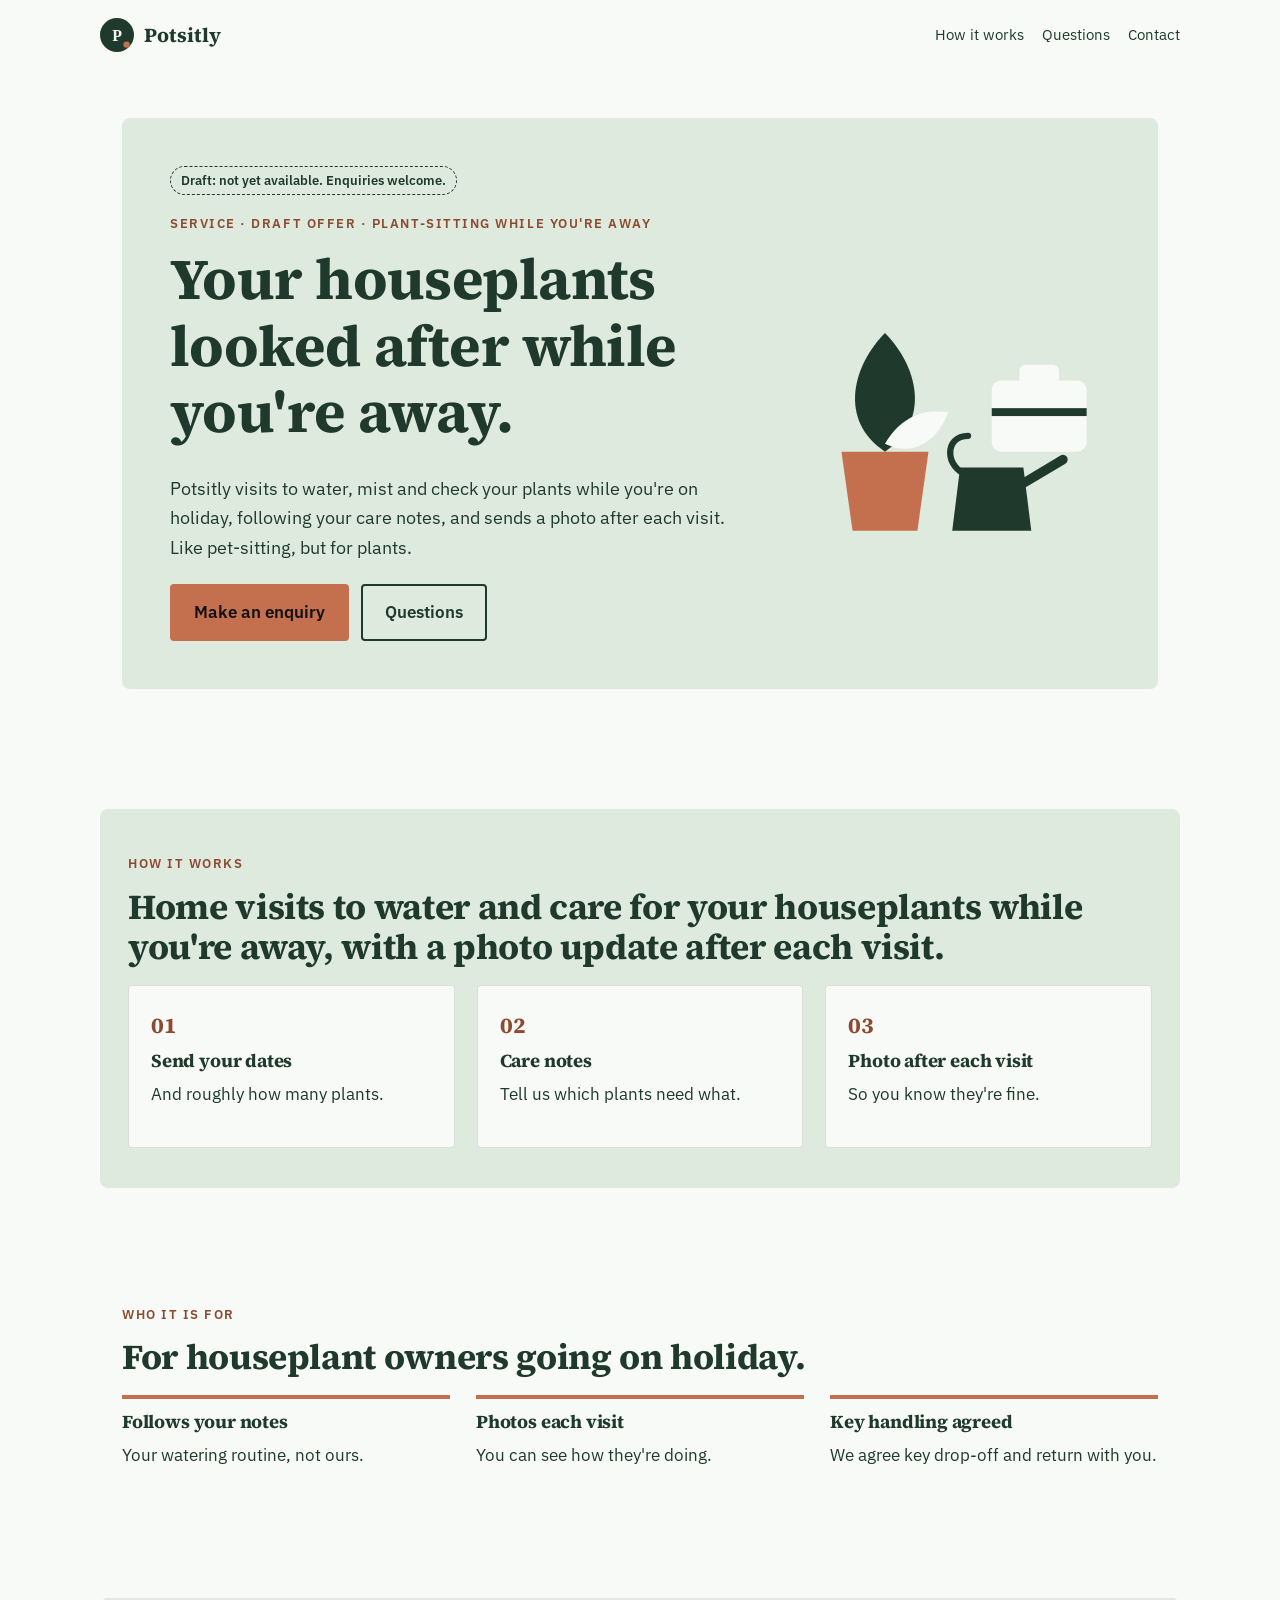
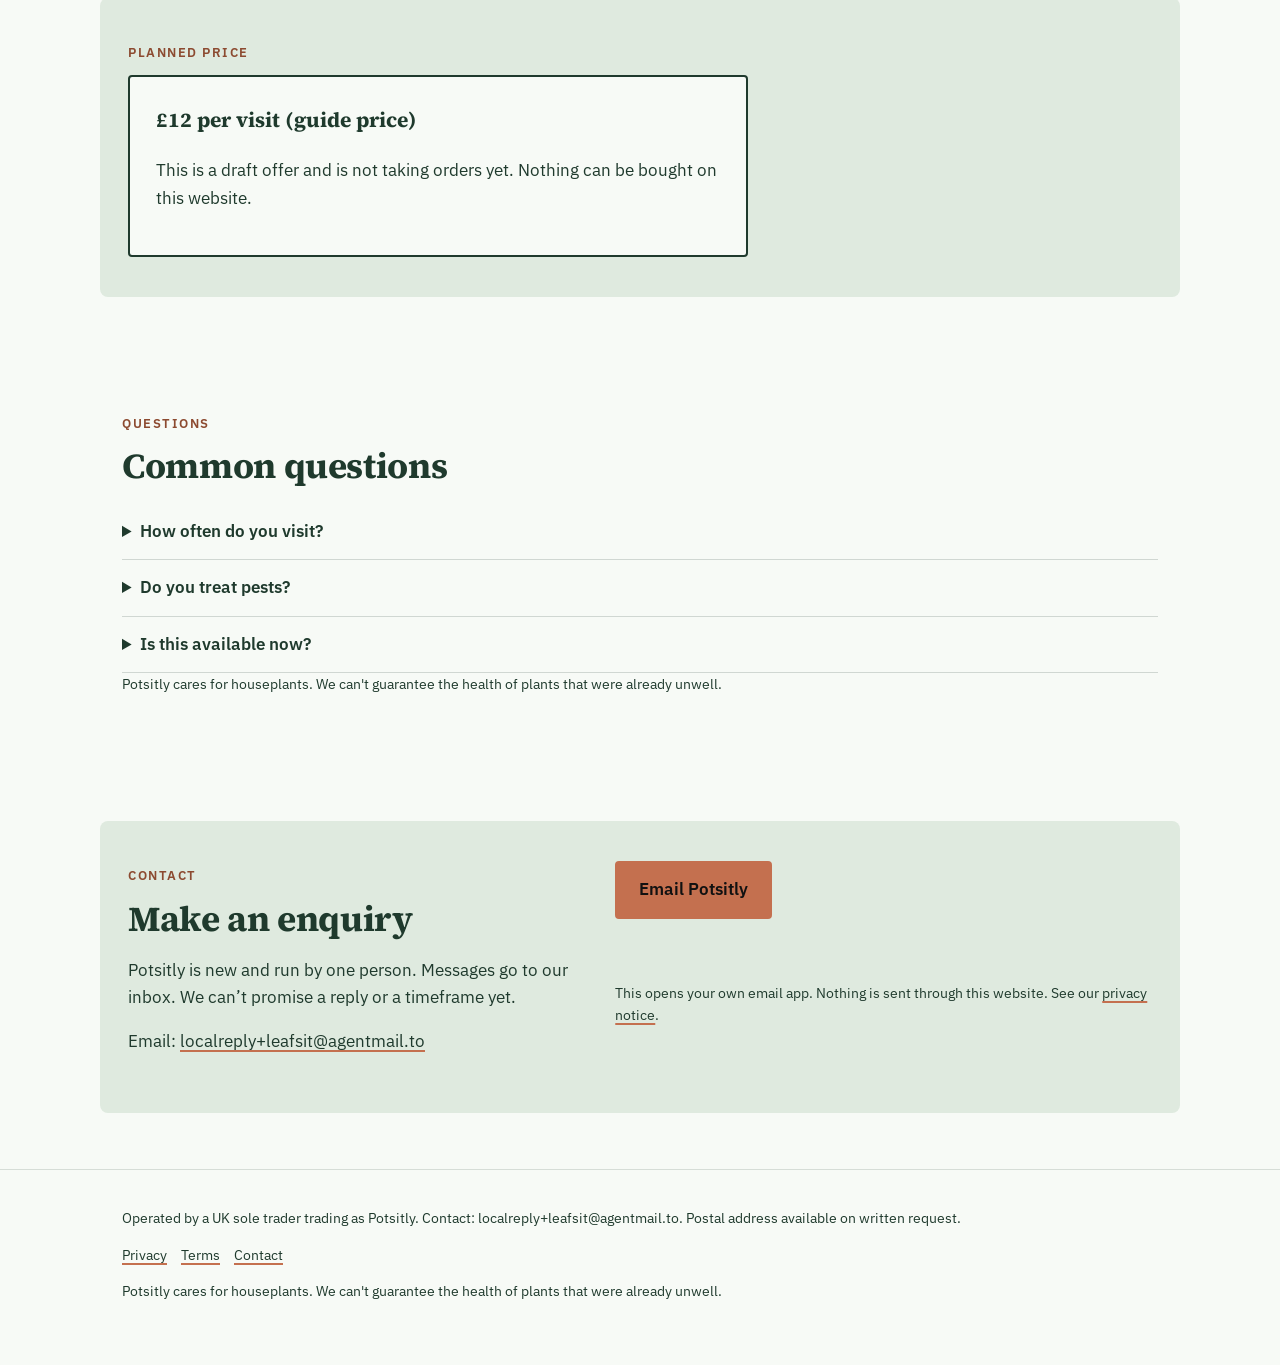
<file: index.html>
<!doctype html>
<html lang="en-GB">
<head>
<meta charset="utf-8">
<meta name="viewport" content="width=device-width, initial-scale=1">
<meta http-equiv="Content-Security-Policy" content="default-src 'self'; img-src 'self' data: https://localreplyloop.goatcounter.com; style-src 'self'; script-src 'self'; font-src 'self'; connect-src 'self'; form-action 'self'; base-uri 'self'; object-src 'none'">
<meta name="referrer" content="strict-origin-when-cross-origin">
<title>Potsitly: Your houseplants looked after while you&#x27;re away</title>
<meta name="description" content="Home visits to water and care for your houseplants while you&#x27;re away, with a photo update after each visit.">
<meta name="theme-color" content="#1F3A2D">
<meta property="og:type" content="website"><meta property="og:title" content="Potsitly: Your houseplants looked after while you&#x27;re away"><meta property="og:description" content="Home visits to water and care for your houseplants while you&#x27;re away, with a photo update after each visit.">
<meta property="og:image" content="https://evanturner557-del.github.io/leafsit/assets/og.png"><meta property="og:image:width" content="1200"><meta property="og:image:height" content="630">
<meta property="og:image:alt" content="Potsitly: Your houseplants looked after while you&#x27;re away."><meta property="og:site_name" content="Potsitly"><meta property="og:locale" content="en_GB">
<meta property="og:url" content="https://evanturner557-del.github.io/leafsit/"><meta name="twitter:card" content="summary_large_image">
<link rel="canonical" href="https://evanturner557-del.github.io/leafsit/">
<link rel="icon" href="assets/favicon.svg" type="image/svg+xml">
<link rel="stylesheet" href="assets/site.css">
<script src="assets/config.js"></script>
<script src="assets/analytics.js" defer></script>
<script src="_shared/kit.js" defer></script>
</head>
<body>
<a class="skip" href="#main">Skip to content</a>
<header><div class="wrap top"><a class="brand" href="./"><svg viewBox="0 0 64 64" aria-hidden="true" width="34" height="34"><circle cx="32" cy="32" r="32" fill="#1F3A2D"/><text x="32" y="43" text-anchor="middle" font-family="Georgia, serif" font-weight="700" font-size="30" fill="#F7FAF6">P</text><circle cx="50" cy="50" r="6" fill="#C4704F"/></svg>Potsitly</a><nav aria-label="Primary"><a href="#how">How it works</a><a href="#faq">Questions</a><a href="#contact">Contact</a></nav></div></header>
<main id="main">
<section class="hero"><div class="wrap"><div class="inner"><div><span class="draft">Draft: not yet available. Enquiries welcome.</span><br><span class="eyebrow">Service · draft offer · Plant-sitting while you&#x27;re away</span><h1>Your houseplants looked after while you&#x27;re away.</h1><p class="lede">Potsitly visits to water, mist and check your plants while you&#x27;re on holiday, following your care notes, and sends a photo after each visit. Like pet-sitting, but for plants.</p><div class="ctas"><a class="btn" href="#contact" data-cta="hero">Make an enquiry</a><a class="btn ghost" href="#faq" data-cta="hero-secondary">Questions</a></div></div><div class="art"><svg viewBox="0 0 400 400" aria-hidden="true" focusable="false" class="motif"><path d="M60 260 h110 l-14 100 h-82z" fill="#C4704F"/><path d="M115 260 c-60 -40 -40 -110 0 -150 c40 40 60 110 0 150z" fill="#1F3A2D"/><path d="M115 250 c30 -50 70 -40 80 -40 c-10 30 -40 60 -80 40z" fill="#F7FAF6"/><path d="M210 280 h80 l10 80 h-100z" fill="#1F3A2D"/><path d="M290 300 l50 -30" fill="none" stroke="#1F3A2D" stroke-width="12" stroke-linecap="round" stroke-linejoin="round"/><path d="M220 290 c-30 -10 -30 -50 0 -50" fill="none" stroke="#1F3A2D" stroke-width="8" stroke-linecap="round" stroke-linejoin="round"/><rect x="250" y="170" width="120" height="90" rx="12" fill="#F7FAF6"/><rect x="285" y="150" width="50" height="26" rx="8" fill="#F7FAF6"/><rect x="250" y="205" width="120" height="10" fill="#1F3A2D"/></svg></div></div></div></section>
<section class="tint" id="how"><div class="wrap"><span class="eyebrow">How it works</span><h2>Home visits to water and care for your houseplants while you&#x27;re away, with a photo update after each visit.</h2><div class="steps"><div class="step"><h3>Send your dates</h3><p>And roughly how many plants.</p></div><div class="step"><h3>Care notes</h3><p>Tell us which plants need what.</p></div><div class="step"><h3>Photo after each visit</h3><p>So you know they&#x27;re fine.</p></div></div></div></section>
<section><div class="wrap"><span class="eyebrow">Who it is for</span><h2>For houseplant owners going on holiday.</h2><div class="points"><div class="point"><h3>Follows your notes</h3><p>Your watering routine, not ours.</p></div><div class="point"><h3>Photos each visit</h3><p>You can see how they&#x27;re doing.</p></div><div class="point"><h3>Key handling agreed</h3><p>We agree key drop-off and return with you.</p></div></div></div></section>
<section class="tint" id="price"><div class="wrap"><span class="eyebrow">Planned price</span><div class="pricebox"><p class="price">£12 per visit (guide price)</p><p>This is a draft offer and is not taking orders yet. Nothing can be bought on this website.</p></div></div></section>
<section id="faq"><div class="wrap"><span class="eyebrow">Questions</span><h2>Common questions</h2><details><summary>How often do you visit?</summary><p>Usually every three or four days. You choose.</p></details><details><summary>Do you treat pests?</summary><p>We&#x27;ll tell you if we spot any. We don&#x27;t apply treatments without asking.</p></details><details><summary>Is this available now?</summary><p>Enquire with your dates and postcode. Nothing is confirmed yet.</p></details><p class="fine" style="margin-top:18px">Potsitly cares for houseplants. We can&#x27;t guarantee the health of plants that were already unwell.</p></div></section>
<section class="tint" id="contact"><div class="wrap contact-grid"><div><span class="eyebrow">Contact</span><h2>Make an enquiry</h2><p>Potsitly is new and run by one person. Messages go to our inbox. We can’t promise a reply or a timeframe yet.</p><p>Email: <a href="mailto:localreply+leafsit@agentmail.to">localreply+leafsit@agentmail.to</a></p></div><div class="form contact-mail"><p><a class="btn" href="mailto:localreply+leafsit@agentmail.to?subject=%5BPotsitly%5D%20Enquiry" data-cta="enquire">Email Potsitly</a></p><p class="hint">This opens your own email app. Nothing is sent through this website. See our <a href="privacy.html">privacy notice</a>.</p></div></div></section>
</main><footer><div class="wrap"><p>Operated by a UK sole trader trading as Potsitly. Contact: localreply+leafsit@agentmail.to. Postal address available on written request.</p>
<p><a href="privacy.html">Privacy</a><a href="terms.html">Terms</a><a href="./#contact">Contact</a></p>
<p class="fine">Potsitly cares for houseplants. We can&#x27;t guarantee the health of plants that were already unwell.</p></div></footer>
</body></html>
</file>
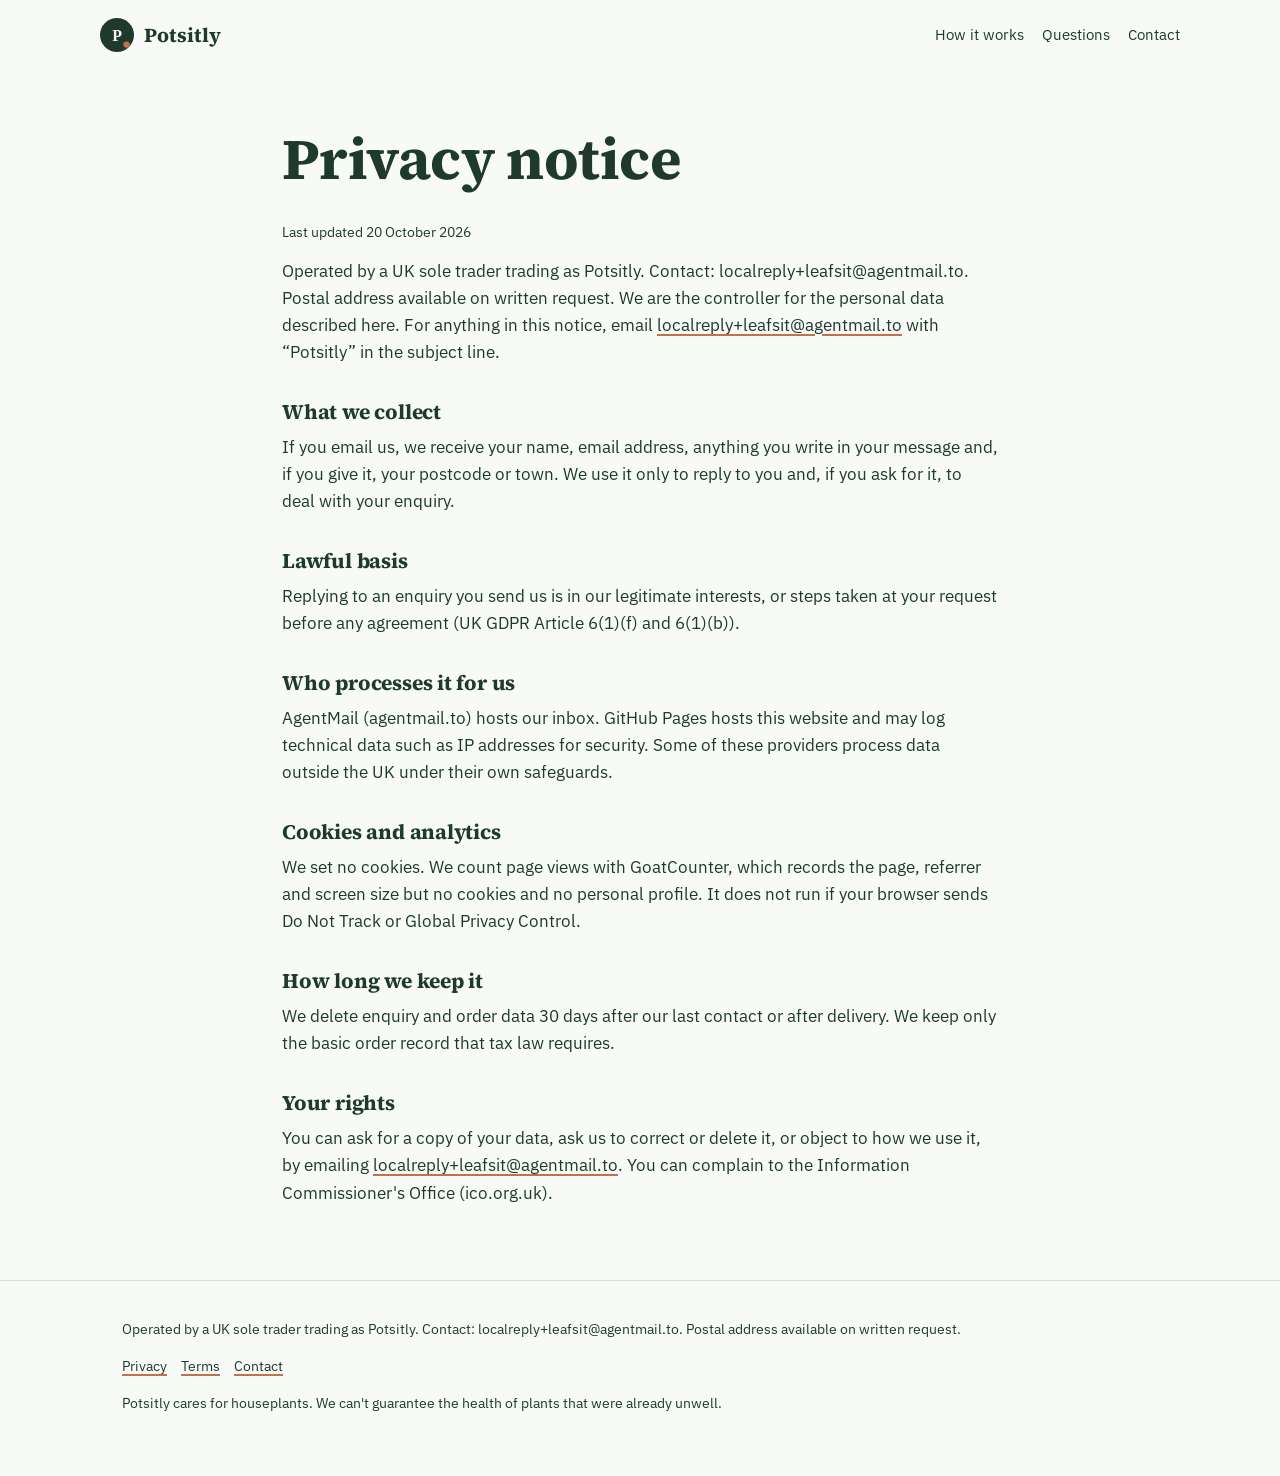
<file: privacy.html>
<!doctype html>
<html lang="en-GB">
<head>
<meta charset="utf-8">
<meta name="viewport" content="width=device-width, initial-scale=1">
<meta http-equiv="Content-Security-Policy" content="default-src 'self'; img-src 'self' data: https://localreplyloop.goatcounter.com; style-src 'self'; script-src 'self'; font-src 'self'; connect-src 'self'; form-action 'self'; base-uri 'self'; object-src 'none'">
<meta name="referrer" content="strict-origin-when-cross-origin">
<title>Privacy notice | Potsitly</title>
<meta name="description" content="Privacy notice for Potsitly.">
<meta name="theme-color" content="#1F3A2D">
<meta property="og:type" content="website"><meta property="og:title" content="Privacy notice | Potsitly"><meta property="og:description" content="Privacy notice for Potsitly.">
<meta property="og:image" content="https://evanturner557-del.github.io/leafsit/assets/og.png"><meta property="og:image:width" content="1200"><meta property="og:image:height" content="630">
<meta property="og:image:alt" content="Potsitly: Your houseplants looked after while you&#x27;re away."><meta property="og:site_name" content="Potsitly"><meta property="og:locale" content="en_GB">
<meta property="og:url" content="https://evanturner557-del.github.io/leafsit/privacy.html"><meta name="twitter:card" content="summary_large_image">
<link rel="canonical" href="https://evanturner557-del.github.io/leafsit/privacy.html">
<link rel="icon" href="assets/favicon.svg" type="image/svg+xml">
<link rel="stylesheet" href="assets/site.css">
<script src="assets/config.js"></script>
<script src="assets/analytics.js" defer></script>
<script src="_shared/kit.js" defer></script>
</head>
<body>
<a class="skip" href="#main">Skip to content</a>
<header><div class="wrap top"><a class="brand" href="./"><svg viewBox="0 0 64 64" aria-hidden="true" width="34" height="34"><circle cx="32" cy="32" r="32" fill="#1F3A2D"/><text x="32" y="43" text-anchor="middle" font-family="Georgia, serif" font-weight="700" font-size="30" fill="#F7FAF6">P</text><circle cx="50" cy="50" r="6" fill="#C4704F"/></svg>Potsitly</a><nav aria-label="Primary"><a href="#how">How it works</a><a href="#faq">Questions</a><a href="#contact">Contact</a></nav></div></header><main id="main"><section><div class="wrap legal"><h1>Privacy notice</h1><p class="fine">Last updated 20 October 2026</p>
<p><span>Operated by a UK sole trader trading as Potsitly. Contact: localreply+leafsit@agentmail.to. Postal address available on written request.</span> We are the controller for the personal data described here. For anything in this notice, email <a href="mailto:localreply+leafsit@agentmail.to">localreply+leafsit@agentmail.to</a> with “Potsitly” in the subject line.</p>
<h2>What we collect</h2><p>If you email us, we receive your name, email address, anything you write in your message and, if you give it, your postcode or town. We use it only to reply to you and, if you ask for it, to deal with your enquiry.</p>
<h2>Lawful basis</h2><p>Replying to an enquiry you send us is in our legitimate interests, or steps taken at your request before any agreement (UK GDPR Article 6(1)(f) and 6(1)(b)).</p>
<h2>Who processes it for us</h2><p>AgentMail (agentmail.to) hosts our inbox. GitHub Pages hosts this website and may log technical data such as IP addresses for security. Some of these providers process data outside the UK under their own safeguards.</p>
<h2>Cookies and analytics</h2><p>We set no cookies. We count page views with GoatCounter, which records the page, referrer and screen size but no cookies and no personal profile. It does not run if your browser sends Do Not Track or Global Privacy Control.</p>
<h2>How long we keep it</h2><p>We delete enquiry and order data 30 days after our last contact or after delivery. We keep only the basic order record that tax law requires.</p>
<h2>Your rights</h2><p>You can ask for a copy of your data, ask us to correct or delete it, or object to how we use it, by emailing <a href="mailto:localreply+leafsit@agentmail.to">localreply+leafsit@agentmail.to</a>. You can complain to the Information Commissioner's Office (ico.org.uk).</p></div></section></main><footer><div class="wrap"><p>Operated by a UK sole trader trading as Potsitly. Contact: localreply+leafsit@agentmail.to. Postal address available on written request.</p>
<p><a href="privacy.html">Privacy</a><a href="terms.html">Terms</a><a href="./#contact">Contact</a></p>
<p class="fine">Potsitly cares for houseplants. We can&#x27;t guarantee the health of plants that were already unwell.</p></div></footer>
</body></html>
</file>
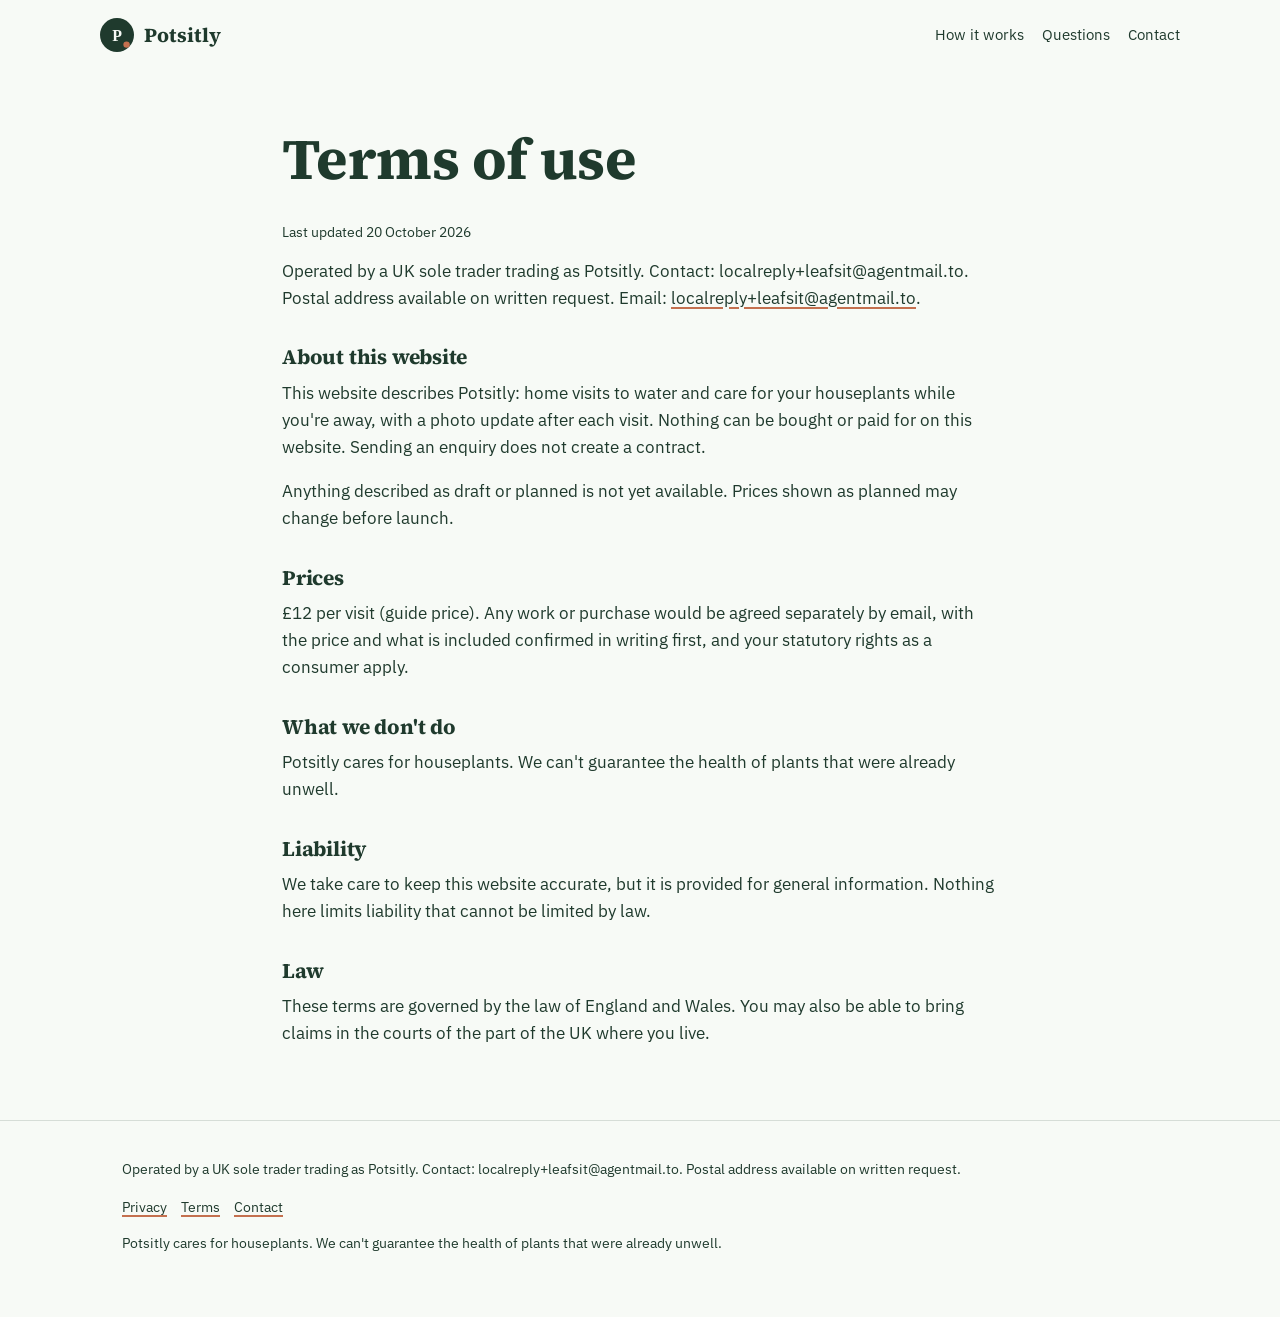
<file: terms.html>
<!doctype html>
<html lang="en-GB">
<head>
<meta charset="utf-8">
<meta name="viewport" content="width=device-width, initial-scale=1">
<meta http-equiv="Content-Security-Policy" content="default-src 'self'; img-src 'self' data: https://localreplyloop.goatcounter.com; style-src 'self'; script-src 'self'; font-src 'self'; connect-src 'self'; form-action 'self'; base-uri 'self'; object-src 'none'">
<meta name="referrer" content="strict-origin-when-cross-origin">
<title>Terms of use | Potsitly</title>
<meta name="description" content="Terms of use for Potsitly.">
<meta name="theme-color" content="#1F3A2D">
<meta property="og:type" content="website"><meta property="og:title" content="Terms of use | Potsitly"><meta property="og:description" content="Terms of use for Potsitly.">
<meta property="og:image" content="https://evanturner557-del.github.io/leafsit/assets/og.png"><meta property="og:image:width" content="1200"><meta property="og:image:height" content="630">
<meta property="og:image:alt" content="Potsitly: Your houseplants looked after while you&#x27;re away."><meta property="og:site_name" content="Potsitly"><meta property="og:locale" content="en_GB">
<meta property="og:url" content="https://evanturner557-del.github.io/leafsit/terms.html"><meta name="twitter:card" content="summary_large_image">
<link rel="canonical" href="https://evanturner557-del.github.io/leafsit/terms.html">
<link rel="icon" href="assets/favicon.svg" type="image/svg+xml">
<link rel="stylesheet" href="assets/site.css">
<script src="assets/config.js"></script>
<script src="assets/analytics.js" defer></script>
<script src="_shared/kit.js" defer></script>
</head>
<body>
<a class="skip" href="#main">Skip to content</a>
<header><div class="wrap top"><a class="brand" href="./"><svg viewBox="0 0 64 64" aria-hidden="true" width="34" height="34"><circle cx="32" cy="32" r="32" fill="#1F3A2D"/><text x="32" y="43" text-anchor="middle" font-family="Georgia, serif" font-weight="700" font-size="30" fill="#F7FAF6">P</text><circle cx="50" cy="50" r="6" fill="#C4704F"/></svg>Potsitly</a><nav aria-label="Primary"><a href="#how">How it works</a><a href="#faq">Questions</a><a href="#contact">Contact</a></nav></div></header><main id="main"><section><div class="wrap legal"><h1>Terms of use</h1><p class="fine">Last updated 20 October 2026</p>
<p><span>Operated by a UK sole trader trading as Potsitly. Contact: localreply+leafsit@agentmail.to. Postal address available on written request.</span> Email: <a href="mailto:localreply+leafsit@agentmail.to">localreply+leafsit@agentmail.to</a>.</p>
<h2>About this website</h2><p>This website describes Potsitly: home visits to water and care for your houseplants while you&#x27;re away, with a photo update after each visit. Nothing can be bought or paid for on this website. Sending an enquiry does not create a contract.</p><p>Anything described as draft or planned is not yet available. Prices shown as planned may change before launch.</p>
<h2>Prices</h2><p>£12 per visit (guide price). Any work or purchase would be agreed separately by email, with the price and what is included confirmed  in writing first, and your statutory rights as a consumer apply.</p>
<h2>What we don't do</h2><p>Potsitly cares for houseplants. We can&#x27;t guarantee the health of plants that were already unwell.</p>
<h2>Liability</h2><p>We take care to keep this website accurate, but it is provided for general information. Nothing here limits liability that cannot be limited by law.</p>
<h2>Law</h2><p>These terms are governed by the law of England and Wales. You may also be able to bring claims in the courts of the part of the UK where you live.</p></div></section></main><footer><div class="wrap"><p>Operated by a UK sole trader trading as Potsitly. Contact: localreply+leafsit@agentmail.to. Postal address available on written request.</p>
<p><a href="privacy.html">Privacy</a><a href="terms.html">Terms</a><a href="./#contact">Contact</a></p>
<p class="fine">Potsitly cares for houseplants. We can&#x27;t guarantee the health of plants that were already unwell.</p></div></footer>
</body></html>
</file>
<file: assets/site.css>
@font-face{font-family:'Source Serif 4';font-weight:700;font-style:normal;font-display:swap;src:url(fonts/source-serif-4-latin-700-normal.woff2) format('woff2')}
@font-face{font-family:'IBM Plex Sans';font-weight:400;font-style:normal;font-display:swap;src:url(fonts/ibm-plex-sans-latin-400-normal.woff2) format('woff2')}
@font-face{font-family:'IBM Plex Sans';font-weight:600;font-style:normal;font-display:swap;src:url(fonts/ibm-plex-sans-latin-600-normal.woff2) format('woff2')}
:root{--ink:#1F3A2D;--paper:#F7FAF6;--acc:#C4704F;--acc-text:#8C4A30;--on-acc:#111111;--acc-btn:#C4704F;--soft:#DFEADF;--on-ink:#F7FAF6;--r:4px;--br:4px;--head:'Source Serif 4', Georgia, serif;--body:'IBM Plex Sans', system-ui, sans-serif}
*,*::before,*::after{box-sizing:border-box}html{scroll-behavior:smooth}@media (prefers-reduced-motion:reduce){html{scroll-behavior:auto}*{transition:none!important}}
body{margin:0;font-family:var(--body);color:var(--ink);background:var(--paper);line-height:1.6;font-size:17px;-webkit-font-smoothing:antialiased}
h1,h2,h3{font-family:var(--head);line-height:1.15;margin:0 0 .5em;letter-spacing:-.01em}h1{font-size:clamp(2.1rem,5vw,3.6rem)}h2{font-size:clamp(1.5rem,3vw,2.2rem)}h3{font-size:1.15rem}
p{margin:0 0 1em}a{color:var(--ink);text-decoration-color:var(--acc);text-underline-offset:3px;text-decoration-thickness:2px}
.wrap{max-width:1080px;margin:0 auto;padding:0 22px}.skip{position:absolute;left:-999px}.skip:focus{left:12px;top:12px;background:var(--ink);color:var(--on-ink);padding:8px 12px;z-index:9}
:focus-visible{outline:3px solid var(--acc);outline-offset:2px}
.top{display:flex;align-items:center;justify-content:space-between;padding:18px 0;gap:16px}.brand{display:flex;align-items:center;gap:10px;font-family:var(--head);font-weight:700;font-size:1.25rem;text-decoration:none}
.top nav a{margin-left:18px;font-size:.95rem;text-decoration:none}.top nav a:hover{text-decoration:underline}
.btn{display:inline-block;background:var(--acc-btn);color:var(--on-acc);padding:13px 22px;border-radius:var(--br);font-weight:600;text-decoration:none;border:2px solid var(--acc-btn);cursor:pointer;font:inherit;font-weight:600}
.btn:hover{filter:none;box-shadow:inset 0 0 0 2px currentColor}.btn.ghost{background:transparent;color:var(--ink);border-color:var(--ink)}
.eyebrow{display:inline-block;font-size:.8rem;letter-spacing:.12em;text-transform:uppercase;font-weight:600;color:var(--acc-text);margin-bottom:12px}
.hero{padding:48px 0 64px}.hero .lede{font-size:1.15rem;max-width:40em}.ctas{display:flex;gap:12px;flex-wrap:wrap;margin-top:22px}
.motif{width:100%;height:auto;max-width:420px;display:block}.art{margin:0}
.draft{display:inline-block;background:var(--soft);border:1px dashed var(--ink);padding:3px 10px;border-radius:999px;font-size:.82rem;font-weight:600;margin-bottom:14px}
section{padding:56px 0}.tint{background:var(--soft)}
.steps{display:grid;grid-template-columns:repeat(auto-fit,minmax(220px,1fr));gap:22px;counter-reset:s}
.step{padding:22px;border-radius:var(--r);background:var(--paper);border:1px solid color-mix(in srgb,var(--ink) 14%,transparent)}
.step::before{counter-increment:s;content:"0" counter(s);font-family:var(--head);font-weight:700;color:var(--acc-text);display:block;font-size:1.4rem;margin-bottom:6px}
.points{display:grid;grid-template-columns:repeat(auto-fit,minmax(240px,1fr));gap:26px}.point h3{border-top:4px solid var(--acc);padding-top:12px}
.price{font-family:var(--head);font-size:1.3rem;font-weight:700}.pricebox{border:2px solid var(--ink);border-radius:var(--r);padding:26px;max-width:620px;background:var(--paper)}
details{border-bottom:1px solid color-mix(in srgb,var(--ink) 18%,transparent);padding:14px 0}summary{cursor:pointer;font-weight:600}details p{margin-top:10px}
.form{display:grid;gap:14px;max-width:620px}.form label{font-weight:600;font-size:.95rem;display:block;margin-bottom:4px}
.form input,.form textarea,.form select{width:100%;padding:12px;border:1.5px solid color-mix(in srgb,var(--ink) 40%,transparent);border-radius:calc(var(--r)/2);font:inherit;background:#fff;color:#111}
.form textarea{min-height:120px}.hint,.fine{font-size:.88rem}.form-status{font-weight:600}
.contact-grid{display:grid;grid-template-columns:1fr 1.2fr;gap:40px}@media(max-width:800px){.contact-grid{grid-template-columns:1fr}.top nav a:not([href="#contact"]){display:none}.top nav a{margin-left:0;padding:10px 0;font-weight:600}}
footer{padding:36px 0 48px;font-size:.9rem;border-top:1px solid color-mix(in srgb,var(--ink) 15%,transparent)}footer a{margin-right:14px}
.tool{background:var(--paper);border:2px solid var(--ink);border-radius:var(--r);padding:26px;max-width:640px}.tool .row{display:grid;grid-template-columns:1fr 140px;gap:12px;align-items:center;margin-bottom:10px}
.tool input[type=number]{padding:10px;border:1.5px solid var(--ink);border-radius:8px;font:inherit;width:100%}.result{margin-top:16px;padding:16px;background:var(--soft);border-radius:calc(var(--r)/2);min-height:3em}
.check h3{margin-top:18px}.check label{display:flex;gap:10px;align-items:flex-start;padding:6px 0}.check input{width:20px;height:20px;accent-color:var(--acc)}
.legal{max-width:760px}.legal h2{font-size:1.3rem;margin-top:1.6em}
.hero .wrap>.inner{background:var(--soft);border-radius:calc(var(--r)*2);padding:48px;display:grid;grid-template-columns:1.3fr .7fr;gap:36px;align-items:center}@media(max-width:800px){.hero .wrap>.inner{grid-template-columns:1fr;padding:28px}}.tint{background:transparent}.tint .wrap{background:var(--soft);border-radius:calc(var(--r)*2);padding:40px 28px}
</file>
